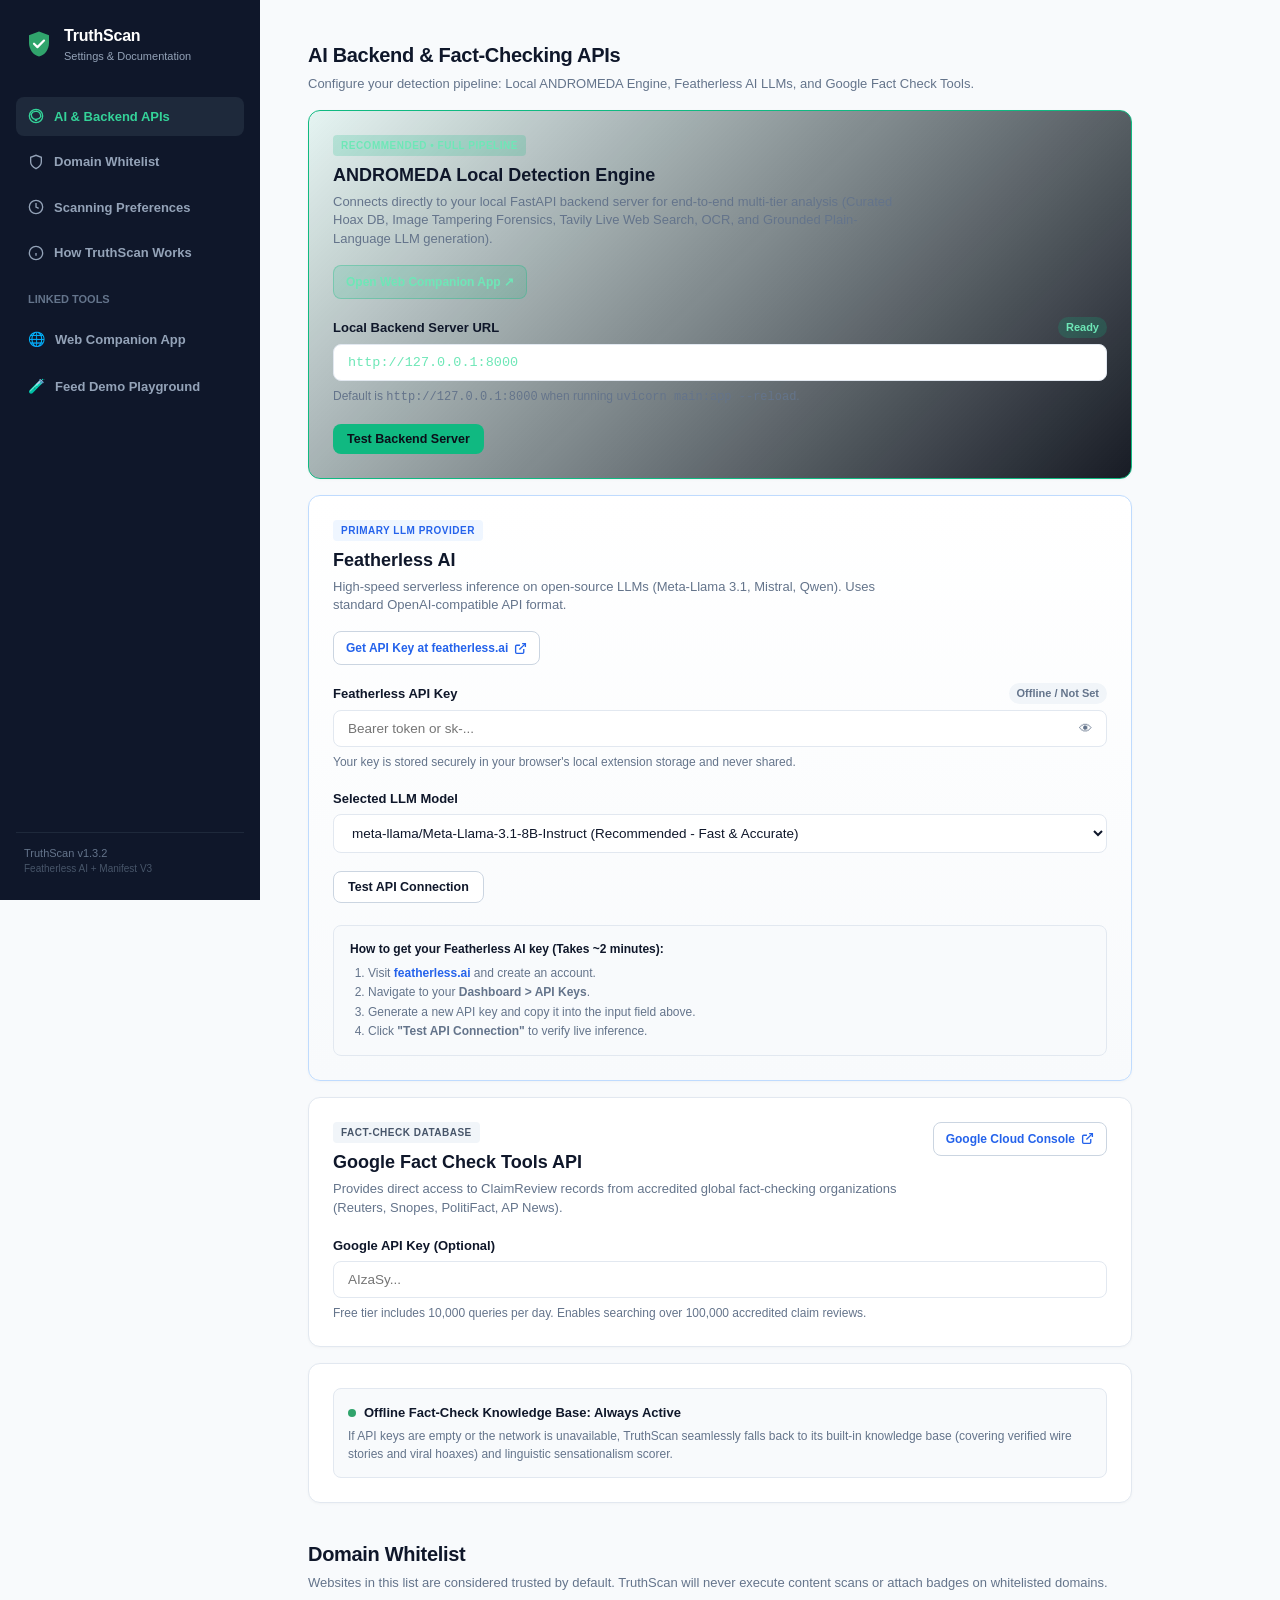
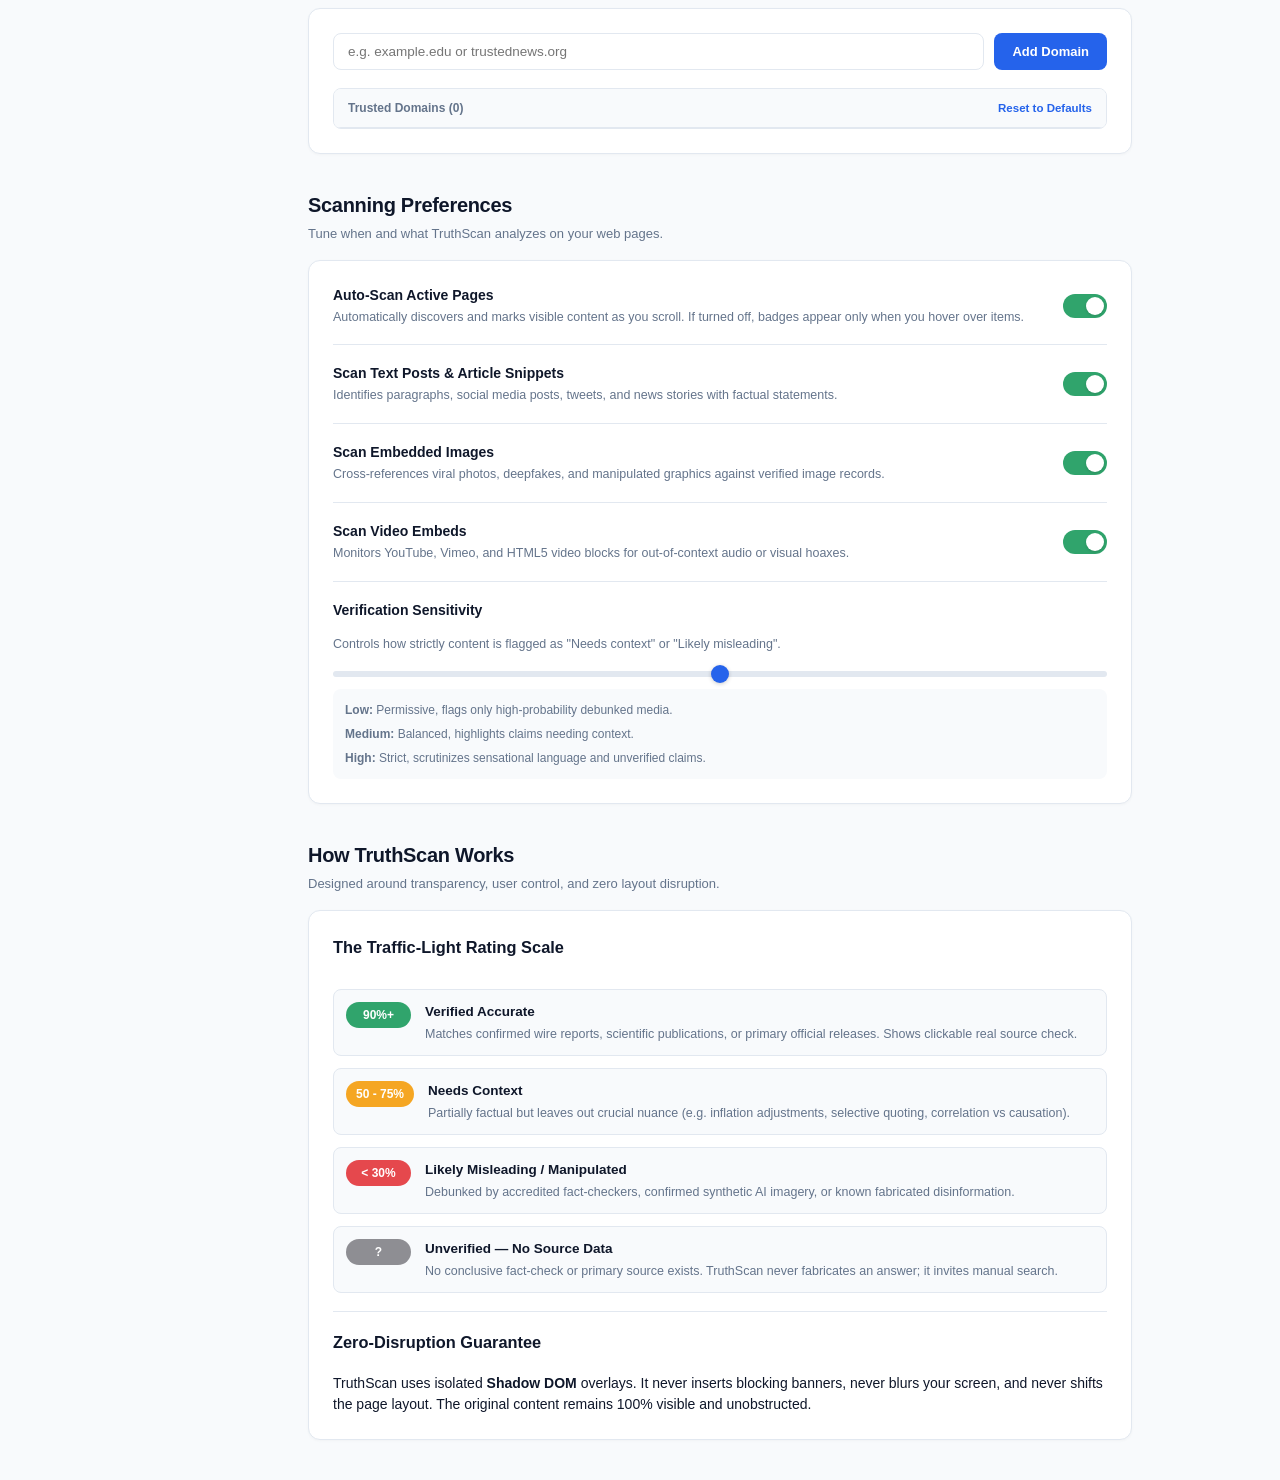
<file: options/options.html>
<!DOCTYPE html>
<html lang="en">
<head>
  <meta charset="UTF-8">
  <meta name="viewport" content="width=device-width, initial-scale=1.0">
  <title>TruthScan — Settings & AI Backend Configuration</title>
  <link rel="stylesheet" href="options.css">
</head>
<body>
  <div class="options-layout">
    <!-- Sidebar Navigation -->
    <aside class="sidebar">
      <div class="sidebar-brand">
        <svg class="brand-icon" viewBox="0 0 48 48" width="30" height="30" fill="none">
          <path d="M24 4L8 10V22C8 32.5 14.8 42.2 24 44C33.2 42.2 40 32.5 40 22V10L24 4Z" fill="#30A46C"/>
          <path d="M16 23.5L21.5 29L32 18.5" stroke="#FFFFFF" stroke-width="3.5" stroke-linecap="round" stroke-linejoin="round"/>
        </svg>
        <div>
          <div class="brand-title">TruthScan</div>
          <div class="brand-sub">Settings & Documentation</div>
        </div>
      </div>

      <nav class="nav-links">
        <a href="#section-api" class="nav-item active">
          <svg width="16" height="16" viewBox="0 0 24 24" fill="none" stroke="currentColor" stroke-width="2"><path d="M12 2a10 10 0 1 0 10 10A10 10 0 0 0 12 2zm1 14.93V18a1 1 0 0 1-2 0v-1.07A7 7 0 0 1 5.07 11H6a1 1 0 0 1 0-2h-.93A7 7 0 0 1 11 5.07V6a1 1 0 0 1 2 0v-.93A7 7 0 0 1 18.93 11H18a1 1 0 0 1 0 2h.93A7 7 0 0 1 13 16.93z"/></svg>
          AI & Backend APIs
        </a>
        <a href="#section-whitelist" class="nav-item">
          <svg width="16" height="16" viewBox="0 0 24 24" fill="none" stroke="currentColor" stroke-width="2"><path d="M12 22s8-4 8-10V5l-8-3-8 3v7c0 6 8 10 8 10z"/></svg>
          Domain Whitelist
        </a>
        <a href="#section-scanning" class="nav-item">
          <svg width="16" height="16" viewBox="0 0 24 24" fill="none" stroke="currentColor" stroke-width="2"><circle cx="12" cy="12" r="10"/><polyline points="12 6 12 12 16 14"/></svg>
          Scanning Preferences
        </a>
        <a href="#section-methodology" class="nav-item">
          <svg width="16" height="16" viewBox="0 0 24 24" fill="none" stroke="currentColor" stroke-width="2"><circle cx="12" cy="12" r="10"/><line x1="12" y1="16" x2="12" y2="12"/><line x1="12" y1="8" x2="12.01" y2="8"/></svg>
          How TruthScan Works
        </a>
        <div style="margin: 12px 0 6px 12px; font-size: 11px; font-weight: 700; color: #64748b; text-transform: uppercase;">Linked Tools</div>
        <a href="http://127.0.0.1:8000" target="_blank" class="nav-item">
          <span style="font-size: 14px;">🌐</span>
          Web Companion App
        </a>
        <a href="http://127.0.0.1:8000/demo" target="_blank" class="nav-item">
          <span style="font-size: 14px;">🧪</span>
          Feed Demo Playground
        </a>
      </nav>

      <div class="sidebar-footer">
        <div>TruthScan v1.3.2</div>
        <div class="subtext">Featherless AI + Manifest V3</div>
      </div>
    </aside>

    <!-- Main Content Area -->
    <main class="main-content">
      <!-- Success Toast -->
      <div id="save-toast" class="toast">Settings successfully updated!</div>

      <!-- AI Backend & API Section -->
      <section id="section-api" class="content-section">
        <div class="section-header">
          <h2>AI Backend & Fact-Checking APIs</h2>
          <p class="section-desc">Configure your detection pipeline: Local ANDROMEDA Engine, Featherless AI LLMs, and Google Fact Check Tools.</p>
        </div>

        <!-- ANDROMEDA Local Backend Card -->
        <div class="card api-highlight-card" style="border-color: #10b981; background: linear-gradient(135deg, rgba(16, 185, 129, 0.08), rgba(11, 15, 25, 0.95));">
          <div class="card-header-badge">
            <div class="provider-info">
              <span class="provider-pill" style="background: rgba(16, 185, 129, 0.2); color: #6ee7b7; border-color: rgba(16, 185, 129, 0.4);">RECOMMENDED • FULL PIPELINE</span>
              <h3 class="provider-title">ANDROMEDA Local Detection Engine</h3>
              <p class="provider-desc">
                Connects directly to your local FastAPI backend server for end-to-end multi-tier analysis (Curated Hoax DB, Image Tampering Forensics, Tavily Live Web Search, OCR, and Grounded Plain-Language LLM generation).
              </p>
            </div>
            <a href="http://127.0.0.1:8000" target="_blank" rel="noopener noreferrer" class="external-link-btn" style="background: rgba(16, 185, 129, 0.15); color: #6ee7b7; border-color: rgba(16, 185, 129, 0.3);">
              <span>Open Web Companion App ↗</span>
            </a>
          </div>

          <div class="api-field">
            <div class="field-label-row">
              <label class="field-label" for="backend-url-input">Local Backend Server URL</label>
              <span class="key-status-pill" id="backend-status-pill" style="background: rgba(16, 185, 129, 0.2); color: #6ee7b7;">Ready</span>
            </div>
            <div class="input-with-action">
              <input type="text" id="backend-url-input" value="http://127.0.0.1:8000" placeholder="http://127.0.0.1:8000" class="text-input" style="color: #6ee7b7; font-family: monospace;">
            </div>
            <p class="field-help">Default is <code>http://127.0.0.1:8000</code> when running <code>uvicorn main:app --reload</code>.</p>
          </div>

          <div class="api-actions-row">
            <button id="test-backend-btn" class="secondary-btn" style="background: #10b981; color: #0b0f19; font-weight: 700; border: none;">
              <span class="btn-spinner" id="backend-spinner" style="display: none;"></span>
              <span id="backend-btn-text">Test Backend Server</span>
            </button>
            <div id="backend-test-result" class="test-feedback"></div>
          </div>
        </div>

        <!-- Featherless AI Card -->
        <div class="card api-highlight-card">
          <div class="card-header-badge">
            <div class="provider-info">
              <span class="provider-pill">PRIMARY LLM PROVIDER</span>
              <h3 class="provider-title">Featherless AI</h3>
              <p class="provider-desc">
                High-speed serverless inference on open-source LLMs (Meta-Llama 3.1, Mistral, Qwen). Uses standard OpenAI-compatible API format.
              </p>
            </div>
            <a href="https://featherless.ai" target="_blank" rel="noopener noreferrer" class="external-link-btn">
              <span>Get API Key at featherless.ai</span>
              <svg width="13" height="13" viewBox="0 0 24 24" fill="none" stroke="currentColor" stroke-width="2.5"><path d="M18 13v6a2 2 0 0 1-2 2H5a2 2 0 0 1-2-2V8a2 2 0 0 1 2-2h6"/><polyline points="15 3 21 3 21 9"/><line x1="10" y1="14" x2="21" y2="3"/></svg>
            </a>
          </div>

          <div class="api-field">
            <div class="field-label-row">
              <label class="field-label" for="featherless-key-input">Featherless API Key</label>
              <span class="key-status-pill" id="featherless-status-pill">Offline / Not Set</span>
            </div>
            <div class="input-with-action">
              <input type="password" id="featherless-key-input" placeholder="Bearer token or sk-..." class="text-input">
              <button type="button" id="toggle-key-visibility" class="action-sub-btn" title="Toggle visibility">👁</button>
            </div>
            <p class="field-help">Your key is stored securely in your browser's local extension storage and never shared.</p>
          </div>

          <div class="api-field">
            <label class="field-label" for="featherless-model-select">Selected LLM Model</label>
            <select id="featherless-model-select" class="text-select">
              <option value="meta-llama/Meta-Llama-3.1-8B-Instruct">meta-llama/Meta-Llama-3.1-8B-Instruct (Recommended - Fast & Accurate)</option>
              <option value="meta-llama/Meta-Llama-3.1-70B-Instruct">meta-llama/Meta-Llama-3.1-70B-Instruct (High Precision Reasoning)</option>
              <option value="mistralai/Mistral-7B-Instruct-v0.3">mistralai/Mistral-7B-Instruct-v0.3 (Concise & Swift)</option>
              <option value="Qwen/Qwen2.5-7B-Instruct">Qwen/Qwen2.5-7B-Instruct (Multilingual Strength)</option>
            </select>
          </div>

          <div class="api-actions-row">
            <button id="test-featherless-btn" class="secondary-btn">
              <span class="btn-spinner" id="test-spinner" style="display: none;"></span>
              <span id="test-btn-text">Test API Connection</span>
            </button>
            <div id="connection-test-result" class="test-feedback"></div>
          </div>

          <!-- Quick Setup Steps -->
          <div class="setup-steps-box">
            <div class="setup-steps-title">How to get your Featherless AI key (Takes ~2 minutes):</div>
            <ol class="setup-steps-list">
              <li>Visit <a href="https://featherless.ai" target="_blank" rel="noopener noreferrer">featherless.ai</a> and create an account.</li>
              <li>Navigate to your <strong>Dashboard &gt; API Keys</strong>.</li>
              <li>Generate a new API key and copy it into the input field above.</li>
              <li>Click <strong>"Test API Connection"</strong> to verify live inference.</li>
            </ol>
          </div>
        </div>

        <!-- Google Fact Check Tools Card -->
        <div class="card">
          <div class="card-header-badge">
            <div class="provider-info">
              <span class="provider-pill pill-secondary">FACT-CHECK DATABASE</span>
              <h3 class="provider-title">Google Fact Check Tools API</h3>
              <p class="provider-desc">
                Provides direct access to ClaimReview records from accredited global fact-checking organizations (Reuters, Snopes, PolitiFact, AP News).
              </p>
            </div>
            <a href="https://console.cloud.google.com/apis/library/factchecktools.googleapis.com" target="_blank" rel="noopener noreferrer" class="external-link-btn">
              <span>Google Cloud Console</span>
              <svg width="13" height="13" viewBox="0 0 24 24" fill="none" stroke="currentColor" stroke-width="2.5"><path d="M18 13v6a2 2 0 0 1-2 2H5a2 2 0 0 1-2-2V8a2 2 0 0 1 2-2h6"/><polyline points="15 3 21 3 21 9"/><line x1="10" y1="14" x2="21" y2="3"/></svg>
            </a>
          </div>

          <div class="api-field">
            <label class="field-label" for="google-key-input">Google API Key (Optional)</label>
            <input type="password" id="google-key-input" placeholder="AIzaSy..." class="text-input">
            <p class="field-help">Free tier includes 10,000 queries per day. Enables searching over 100,000 accredited claim reviews.</p>
          </div>
        </div>

        <!-- Fallback Engine Status -->
        <div class="card">
          <div class="api-status-box">
            <div class="api-status-badge">
              <span class="dot-green"></span>
              <span>Offline Fact-Check Knowledge Base: Always Active</span>
            </div>
            <p class="api-status-desc">
              If API keys are empty or the network is unavailable, TruthScan seamlessly falls back to its built-in knowledge base (covering verified wire stories and viral hoaxes) and linguistic sensationalism scorer.
            </p>
          </div>
        </div>
      </section>

      <!-- Domain Whitelist Section -->
      <section id="section-whitelist" class="content-section">
        <div class="section-header">
          <h2>Domain Whitelist</h2>
          <p class="section-desc">Websites in this list are considered trusted by default. TruthScan will never execute content scans or attach badges on whitelisted domains.</p>
        </div>

        <div class="card">
          <div class="whitelist-input-row">
            <input type="text" id="new-domain-input" placeholder="e.g. example.edu or trustednews.org" class="text-input">
            <button id="add-domain-btn" class="primary-btn">Add Domain</button>
          </div>

          <div class="whitelist-container">
            <div class="whitelist-header">
              <span>Trusted Domains (<span id="whitelist-count">0</span>)</span>
              <button id="reset-whitelist-btn" class="text-btn">Reset to Defaults</button>
            </div>
            <ul id="whitelist-items" class="whitelist-list">
              <!-- Rendered dynamically -->
            </ul>
          </div>
        </div>
      </section>

      <!-- Scanning Preferences Section -->
      <section id="section-scanning" class="content-section">
        <div class="section-header">
          <h2>Scanning Preferences</h2>
          <p class="section-desc">Tune when and what TruthScan analyzes on your web pages.</p>
        </div>

        <div class="card">
          <div class="pref-row">
            <div>
              <div class="pref-title">Auto-Scan Active Pages</div>
              <div class="pref-desc">Automatically discovers and marks visible content as you scroll. If turned off, badges appear only when you hover over items.</div>
            </div>
            <label class="switch">
              <input type="checkbox" id="pref-auto-scan" checked>
              <span class="slider"></span>
            </label>
          </div>

          <div class="divider"></div>

          <div class="pref-row">
            <div>
              <div class="pref-title">Scan Text Posts & Article Snippets</div>
              <div class="pref-desc">Identifies paragraphs, social media posts, tweets, and news stories with factual statements.</div>
            </div>
            <label class="switch">
              <input type="checkbox" id="pref-scan-text" checked>
              <span class="slider"></span>
            </label>
          </div>

          <div class="divider"></div>

          <div class="pref-row">
            <div>
              <div class="pref-title">Scan Embedded Images</div>
              <div class="pref-desc">Cross-references viral photos, deepfakes, and manipulated graphics against verified image records.</div>
            </div>
            <label class="switch">
              <input type="checkbox" id="pref-scan-images" checked>
              <span class="slider"></span>
            </label>
          </div>

          <div class="divider"></div>

          <div class="pref-row">
            <div>
              <div class="pref-title">Scan Video Embeds</div>
              <div class="pref-desc">Monitors YouTube, Vimeo, and HTML5 video blocks for out-of-context audio or visual hoaxes.</div>
            </div>
            <label class="switch">
              <input type="checkbox" id="pref-scan-videos" checked>
              <span class="slider"></span>
            </label>
          </div>

          <div class="divider"></div>

          <div class="slider-row">
            <div class="pref-title">Verification Sensitivity</div>
            <div class="pref-desc">Controls how strictly content is flagged as "Needs context" or "Likely misleading".</div>
            
            <div class="slider-container">
              <input type="range" id="pref-sensitivity" min="1" max="3" step="1" value="2" class="range-slider">
              <div class="range-markers">
                <span><strong>Low:</strong> Permissive, flags only high-probability debunked media.</span>
                <span><strong>Medium:</strong> Balanced, highlights claims needing context.</span>
                <span><strong>High:</strong> Strict, scrutinizes sensational language and unverified claims.</span>
              </div>
            </div>
          </div>
        </div>
      </section>

      <!-- Credibility Methodology Section -->
      <section id="section-methodology" class="content-section">
        <div class="section-header">
          <h2>How TruthScan Works</h2>
          <p class="section-desc">Designed around transparency, user control, and zero layout disruption.</p>
        </div>

        <div class="card methodology-card">
          <h3>The Traffic-Light Rating Scale</h3>
          <div class="scale-grid">
            <div class="scale-item item-green">
              <div class="scale-badge" style="background-color: #30A46C">90%+</div>
              <div class="scale-content">
                <div class="scale-title">Verified Accurate</div>
                <div class="scale-desc">Matches confirmed wire reports, scientific publications, or primary official releases. Shows clickable real source check.</div>
              </div>
            </div>

            <div class="scale-item item-yellow">
              <div class="scale-badge" style="background-color: #F5A623">50 - 75%</div>
              <div class="scale-content">
                <div class="scale-title">Needs Context</div>
                <div class="scale-desc">Partially factual but leaves out crucial nuance (e.g. inflation adjustments, selective quoting, correlation vs causation).</div>
              </div>
            </div>

            <div class="scale-item item-red">
              <div class="scale-badge" style="background-color: #E5484D">&lt; 30%</div>
              <div class="scale-content">
                <div class="scale-title">Likely Misleading / Manipulated</div>
                <div class="scale-desc">Debunked by accredited fact-checkers, confirmed synthetic AI imagery, or known fabricated disinformation.</div>
              </div>
            </div>

            <div class="scale-item item-gray">
              <div class="scale-badge" style="background-color: #8E8E93">?</div>
              <div class="scale-content">
                <div class="scale-title">Unverified — No Source Data</div>
                <div class="scale-desc">No conclusive fact-check or primary source exists. TruthScan never fabricates an answer; it invites manual search.</div>
              </div>
            </div>
          </div>

          <div class="divider"></div>

          <h3>Zero-Disruption Guarantee</h3>
          <p>TruthScan uses isolated <strong>Shadow DOM</strong> overlays. It never inserts blocking banners, never blurs your screen, and never shifts the page layout. The original content remains 100% visible and unobstructed.</p>
        </div>
      </section>
    </main>
  </div>

  <script src="options.js"></script>
</body>
</html>
</file>
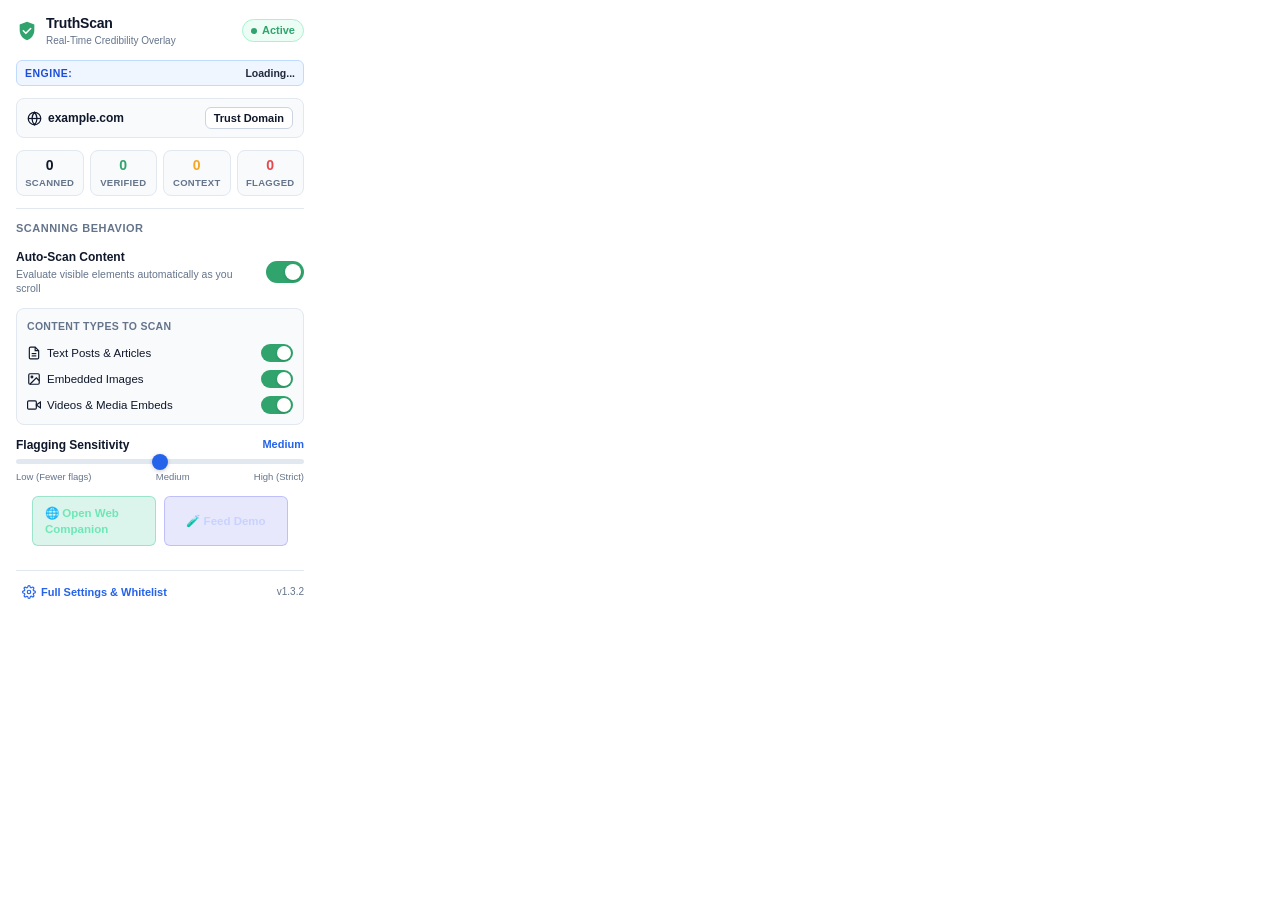
<file: popup/popup.html>
<!DOCTYPE html>
<html lang="en">
<head>
  <meta charset="UTF-8">
  <meta name="viewport" content="width=device-width, initial-scale=1.0">
  <title>TruthScan Control Panel</title>
  <link rel="stylesheet" href="popup.css">
</head>
<body>
  <div class="popup-container">
    <!-- Header -->
    <header class="popup-header">
      <div class="brand-badge">
        <svg class="brand-icon" viewBox="0 0 48 48" width="22" height="22" fill="none">
          <path d="M24 4L8 10V22C8 32.5 14.8 42.2 24 44C33.2 42.2 40 32.5 40 22V10L24 4Z" fill="#30A46C"/>
          <path d="M16 23.5L21.5 29L32 18.5" stroke="#FFFFFF" stroke-width="3.5" stroke-linecap="round" stroke-linejoin="round"/>
        </svg>
        <div>
          <div class="brand-title">TruthScan</div>
          <div class="brand-sub">Real-Time Credibility Overlay</div>
        </div>
      </div>
      <div class="status-indicator" id="status-pill">
        <span class="dot"></span>
        <span class="status-text">Active</span>
      </div>
    </header>

    <!-- Active Engine Status -->
    <div class="engine-badge-row">
      <span class="engine-label">ENGINE:</span>
      <span class="engine-val" id="active-engine-val">Loading...</span>
    </div>

    <!-- ⚡ Featherless AI Setup Banner (hidden once key is saved) -->
    <div id="api-setup-banner" style="
      display:none;
      background:linear-gradient(135deg,#1a0f2e,#0f1a2e);
      border:1.5px solid #7c3aed;
      border-radius:10px;
      padding:12px 14px;
      margin:8px 0 4px 0;
    ">
      <div style="display:flex;align-items:center;gap:8px;margin-bottom:6px;">
        <span style="font-size:15px;">🤖</span>
        <span style="font-size:12px;font-weight:700;color:#c4b5fd;letter-spacing:0.04em;text-transform:uppercase;">Featherless AI — Not Connected</span>
      </div>
      <div style="font-size:11px;color:#a78bfa;margin-bottom:10px;line-height:1.45;">
        Add your Featherless API key to enable live AI fact-checking on every message.<br>
        Endpoint: <code style="font-size:10px;background:rgba(124,58,237,0.2);padding:1px 5px;border-radius:4px;color:#ddd8fe;">https://api.featherless.ai/v1/chat/completions</code>
      </div>
      <div style="display:flex;gap:6px;flex-wrap:wrap;">
        <button id="banner-open-settings" style="
          background:#7c3aed;color:#fff;border:none;border-radius:6px;
          padding:6px 12px;font-size:11px;font-weight:700;cursor:pointer;flex:1;
        ">⚙️ Add API Key in Settings</button>
        <a href="https://featherless.ai" target="_blank" rel="noopener" style="
          background:rgba(124,58,237,0.2);color:#c4b5fd;border:1px solid #7c3aed;
          border-radius:6px;padding:6px 10px;font-size:11px;font-weight:600;
          text-decoration:none;white-space:nowrap;
        ">Get Key ↗</a>
      </div>
    </div>

    <!-- Current Site Whitelist Quick Card -->
    <div class="site-card">
      <div class="site-info">
        <svg width="15" height="15" viewBox="0 0 24 24" fill="none" stroke="currentColor" stroke-width="2"><circle cx="12" cy="12" r="10"/><line x1="2" y1="12" x2="22" y2="12"/><path d="M12 2a15.3 15.3 0 0 1 4 10 15.3 15.3 0 0 1-4 10 15.3 15.3 0 0 1-4-10 15.3 15.3 0 0 1 4-10z"/></svg>
        <span class="site-domain" id="current-domain">example.com</span>
      </div>
      <button class="whitelist-btn" id="toggle-site-whitelist">
        Trust Domain
      </button>
    </div>

    <!-- Live Tab Stats -->
    <div class="stats-grid">
      <div class="stat-card">
        <span class="stat-val" id="stat-scanned">0</span>
        <span class="stat-lbl">Scanned</span>
      </div>
      <div class="stat-card stat-verified">
        <span class="stat-val" id="stat-verified">0</span>
        <span class="stat-lbl">Verified</span>
      </div>
      <div class="stat-card stat-context">
        <span class="stat-val" id="stat-context">0</span>
        <span class="stat-lbl">Context</span>
      </div>
      <div class="stat-card stat-flagged">
        <span class="stat-val" id="stat-flagged">0</span>
        <span class="stat-lbl">Flagged</span>
      </div>
    </div>

    <div class="divider"></div>

    <!-- Core Scanning Controls -->
    <div class="section-title">Scanning Behavior</div>
    
    <div class="control-row">
      <div class="control-info">
        <div class="control-label">Auto-Scan Content</div>
        <div class="control-desc">Evaluate visible elements automatically as you scroll</div>
      </div>
      <label class="switch">
        <input type="checkbox" id="toggle-auto-scan" checked>
        <span class="slider"></span>
      </label>
    </div>

    <div class="types-group">
      <div class="types-title">Content Types to Scan</div>
      
      <div class="type-row">
        <span class="type-name">
          <svg width="14" height="14" viewBox="0 0 24 24" fill="none" stroke="currentColor" stroke-width="2"><path d="M14 2H6a2 2 0 0 0-2 2v16a2 2 0 0 0 2 2h12a2 2 0 0 0 2-2V8z"/><polyline points="14 2 14 8 20 8"/><line x1="16" y1="13" x2="8" y2="13"/><line x1="16" y1="17" x2="8" y2="17"/></svg>
          Text Posts & Articles
        </span>
        <label class="switch switch-sm">
          <input type="checkbox" id="toggle-scan-text" checked>
          <span class="slider"></span>
        </label>
      </div>

      <div class="type-row">
        <span class="type-name">
          <svg width="14" height="14" viewBox="0 0 24 24" fill="none" stroke="currentColor" stroke-width="2"><rect x="3" y="3" width="18" height="18" rx="2" ry="2"/><circle cx="8.5" cy="8.5" r="1.5"/><polyline points="21 15 16 10 5 21"/></svg>
          Embedded Images
        </span>
        <label class="switch switch-sm">
          <input type="checkbox" id="toggle-scan-images" checked>
          <span class="slider"></span>
        </label>
      </div>

      <div class="type-row">
        <span class="type-name">
          <svg width="14" height="14" viewBox="0 0 24 24" fill="none" stroke="currentColor" stroke-width="2"><polygon points="23 7 16 12 23 17 23 7"/><rect x="1" y="5" width="15" height="14" rx="2" ry="2"/></svg>
          Videos & Media Embeds
        </span>
        <label class="switch switch-sm">
          <input type="checkbox" id="toggle-scan-videos" checked>
          <span class="slider"></span>
        </label>
      </div>
    </div>

    <!-- Sensitivity Slider -->
    <div class="slider-section">
      <div class="slider-header">
        <span class="control-label">Flagging Sensitivity</span>
        <span class="sensitivity-val" id="sensitivity-display">Medium</span>
      </div>
      <input type="range" id="sensitivity-slider" min="1" max="3" step="1" value="2" class="range-slider">
      <div class="range-labels">
        <span>Low (Fewer flags)</span>
        <span>Medium</span>
        <span>High (Strict)</span>
      </div>
    </div>

    <!-- Footer Actions -->
    <div style="padding: 0 16px 12px 16px; display: flex; gap: 8px;">
      <a href="http://127.0.0.1:8000" target="_blank" id="btn-open-companion" style="
        display: flex; align-items: center; justify-content: center; gap: 6px;
        background: rgba(16, 185, 129, 0.15); border: 1px solid rgba(16, 185, 129, 0.3);
        color: #6ee7b7; border-radius: 6px; padding: 8px 12px; font-size: 11.5px;
        font-weight: 700; text-decoration: none; flex: 1; transition: all 0.2s;
      ">
        🌐 Open Web Companion
      </a>
      <a href="http://127.0.0.1:8000/demo" target="_blank" style="
        display: flex; align-items: center; justify-content: center; gap: 6px;
        background: rgba(99, 102, 241, 0.15); border: 1px solid rgba(99, 102, 241, 0.3);
        color: #c7d2fe; border-radius: 6px; padding: 8px 12px; font-size: 11.5px;
        font-weight: 700; text-decoration: none; flex: 1; transition: all 0.2s;
      ">
        🧪 Feed Demo
      </a>
    </div>

    <!-- Footer -->
    <footer class="popup-footer">
      <button class="footer-btn" id="open-options">
        <svg width="14" height="14" viewBox="0 0 24 24" fill="none" stroke="currentColor" stroke-width="2"><circle cx="12" cy="12" r="3"/><path d="M19.4 15a1.65 1.65 0 0 0 .33 1.82l.06.06a2 2 0 0 1 0 2.83 2 2 0 0 1-2.83 0l-.06-.06a1.65 1.65 0 0 0-1.82-.33 1.65 1.65 0 0 0-1 1.51V21a2 2 0 0 1-2 2 2 2 0 0 1-2-2v-.09A1.65 1.65 0 0 0 9 19.4a1.65 1.65 0 0 0-1.82.33l-.06.06a2 2 0 0 1-2.83 0 2 2 0 0 1 0-2.83l.06-.06a1.65 1.65 0 0 0 .33-1.82 1.65 1.65 0 0 0-1.51-1H3a2 2 0 0 1-2-2 2 2 0 0 1 2-2h.09A1.65 1.65 0 0 0 4.6 9a1.65 1.65 0 0 0-.33-1.82l-.06-.06a2 2 0 0 1 0-2.83 2 2 0 0 1 2.83 0l.06.06a1.65 1.65 0 0 0 1.82.33H9a1.65 1.65 0 0 0 1-1.51V3a2 2 0 0 1 2-2 2 2 0 0 1 2 2v.09a1.65 1.65 0 0 0 1 1.51 1.65 1.65 0 0 0 1.82-.33l.06-.06a2 2 0 0 1 2.83 0 2 2 0 0 1 0 2.83l-.06.06a1.65 1.65 0 0 0-.33 1.82V9a1.65 1.65 0 0 0 1.51 1H21a2 2 0 0 1 2 2 2 2 0 0 1-2 2h-.09a1.65 1.65 0 0 0-1.51 1z"/></svg>
        Full Settings & Whitelist
      </button>
      <span class="version-tag">v1.3.2</span>
    </footer>
  </div>

  <script src="popup.js"></script>
</body>
</html>
</file>
<file: options/options.css>
/**
 * TruthScan Options & Documentation Styles
 */

:root {
  --font-family: -apple-system, BlinkMacSystemFont, "Segoe UI", Roboto, "Helvetica Neue", Arial, sans-serif;
  --bg-page: #F8FAFC;
  --bg-card: #FFFFFF;
  --bg-sidebar: #0F172A;
  --border-color: #E2E8F0;
  --text-main: #0F172A;
  --text-muted: #64748B;
  --color-green: #30A46C;
  --color-yellow: #F5A623;
  --color-red: #E5484D;
  --color-gray: #8E8E93;
}

* {
  box-sizing: border-box;
  margin: 0;
  padding: 0;
}

body {
  font-family: var(--font-family);
  background-color: var(--bg-page);
  color: var(--text-main);
  line-height: 1.5;
  font-size: 14px;
}

.options-layout {
  display: flex;
  min-height: 100vh;
}

/* Sidebar */
.sidebar {
  width: 260px;
  background-color: var(--bg-sidebar);
  color: #FFFFFF;
  display: flex;
  flex-direction: column;
  flex-shrink: 0;
  padding: 24px 16px;
  position: sticky;
  top: 0;
  height: 100vh;
}

.sidebar-brand {
  display: flex;
  align-items: center;
  gap: 10px;
  margin-bottom: 32px;
  padding: 0 8px;
}

.brand-title {
  font-size: 16px;
  font-weight: 800;
  letter-spacing: -0.2px;
}

.brand-sub {
  font-size: 11px;
  color: #94A3B8;
}

.nav-links {
  display: flex;
  flex-direction: column;
  gap: 6px;
  flex: 1;
}

.nav-item {
  display: flex;
  align-items: center;
  gap: 10px;
  padding: 10px 12px;
  border-radius: 8px;
  color: #94A3B8;
  text-decoration: none;
  font-size: 13px;
  font-weight: 600;
  transition: all 0.15s ease;
}

.nav-item:hover {
  background-color: #1E293B;
  color: #FFFFFF;
}

.nav-item.active {
  background-color: #1E293B;
  color: #34D399;
}

.sidebar-footer {
  font-size: 11px;
  color: #64748B;
  padding: 12px 8px 0;
  border-top: 1px solid #1E293B;
}

.subtext {
  font-size: 10px;
  color: #475569;
}

/* Main Content */
.main-content {
  flex: 1;
  padding: 40px 48px;
  max-width: 920px;
  display: flex;
  flex-direction: column;
  gap: 36px;
}

.toast {
  position: fixed;
  bottom: 24px;
  right: 24px;
  background-color: #0F172A;
  color: #FFFFFF;
  padding: 12px 20px;
  border-radius: 8px;
  font-size: 13px;
  font-weight: 600;
  box-shadow: 0 10px 25px rgba(0,0,0,0.15);
  opacity: 0;
  transform: translateY(10px);
  transition: all 0.2s ease;
  pointer-events: none;
  z-index: 1000;
}

.toast.show {
  opacity: 1;
  transform: translateY(0);
}

.content-section {
  display: flex;
  flex-direction: column;
  gap: 16px;
}

.section-header h2 {
  font-size: 20px;
  font-weight: 800;
  color: var(--text-main);
  letter-spacing: -0.3px;
}

.section-desc {
  font-size: 13px;
  color: var(--text-muted);
  margin-top: 4px;
}

.card {
  background-color: var(--bg-card);
  border: 1px solid var(--border-color);
  border-radius: 12px;
  padding: 24px;
  box-shadow: 0 1px 3px rgba(0,0,0,0.03);
  display: flex;
  flex-direction: column;
  gap: 18px;
}

/* Whitelist UI */
.whitelist-input-row {
  display: flex;
  gap: 10px;
}

.text-input {
  flex: 1;
  padding: 10px 14px;
  border: 1px solid var(--border-color);
  border-radius: 8px;
  font-size: 13.5px;
  font-family: inherit;
  outline: none;
  transition: border-color 0.15s ease;
}

.text-input:focus {
  border-color: #2563EB;
}

.primary-btn {
  background-color: #2563EB;
  color: #FFFFFF;
  border: none;
  border-radius: 8px;
  padding: 10px 18px;
  font-size: 13px;
  font-weight: 600;
  cursor: pointer;
  transition: background-color 0.15s ease;
}

.primary-btn:hover {
  background-color: #1D4ED8;
}

.whitelist-container {
  border: 1px solid var(--border-color);
  border-radius: 8px;
  overflow: hidden;
}

.whitelist-header {
  background-color: #F8FAFC;
  padding: 10px 14px;
  display: flex;
  justify-content: space-between;
  align-items: center;
  font-size: 12px;
  font-weight: 700;
  color: var(--text-muted);
  border-bottom: 1px solid var(--border-color);
}

.text-btn {
  background: none;
  border: none;
  color: #2563EB;
  font-size: 11.5px;
  font-weight: 600;
  cursor: pointer;
}

.text-btn:hover {
  text-decoration: underline;
}

.whitelist-list {
  list-style: none;
  max-height: 240px;
  overflow-y: auto;
}

.whitelist-item {
  display: flex;
  align-items: center;
  justify-content: space-between;
  padding: 10px 14px;
  border-bottom: 1px solid #F1F5F9;
  font-size: 13px;
}

.whitelist-item:last-child {
  border-bottom: none;
}

.remove-domain-btn {
  background: none;
  border: none;
  color: #94A3B8;
  cursor: pointer;
  padding: 4px;
  border-radius: 4px;
  display: flex;
  align-items: center;
  justify-content: center;
}

.remove-domain-btn:hover {
  color: var(--color-red);
  background-color: #FEE2E2;
}

/* Preferences Rows */
.pref-row {
  display: flex;
  align-items: center;
  justify-content: space-between;
  gap: 20px;
}

.pref-title {
  font-size: 14px;
  font-weight: 700;
  color: var(--text-main);
}

.pref-desc {
  font-size: 12.5px;
  color: var(--text-muted);
  margin-top: 2px;
}

.divider {
  height: 1px;
  background-color: var(--border-color);
}

/* Switches */
.switch {
  position: relative;
  display: inline-block;
  width: 44px;
  height: 24px;
  flex-shrink: 0;
}

.switch input {
  opacity: 0;
  width: 0;
  height: 0;
}

.slider {
  position: absolute;
  cursor: pointer;
  top: 0;
  left: 0;
  right: 0;
  bottom: 0;
  background-color: #CBD5E1;
  transition: 0.2s cubic-bezier(0.16, 1, 0.3, 1);
  border-radius: 999px;
}

.slider:before {
  position: absolute;
  content: "";
  height: 18px;
  width: 18px;
  left: 3px;
  bottom: 3px;
  background-color: white;
  transition: 0.2s cubic-bezier(0.16, 1, 0.3, 1);
  border-radius: 50%;
  box-shadow: 0 1px 3px rgba(0,0,0,0.15);
}

input:checked + .slider {
  background-color: var(--color-green);
}

input:checked + .slider:before {
  transform: translateX(20px);
}

/* Slider Row */
.slider-row {
  display: flex;
  flex-direction: column;
  gap: 12px;
}

.slider-container {
  display: flex;
  flex-direction: column;
  gap: 8px;
  margin-top: 6px;
}

.range-slider {
  -webkit-appearance: none;
  appearance: none;
  width: 100%;
  height: 6px;
  border-radius: 3px;
  background: #E2E8F0;
  outline: none;
}

.range-slider::-webkit-slider-thumb {
  -webkit-appearance: none;
  appearance: none;
  width: 18px;
  height: 18px;
  border-radius: 50%;
  background: #2563EB;
  cursor: pointer;
  box-shadow: 0 1px 4px rgba(0,0,0,0.2);
}

.range-markers {
  display: flex;
  flex-direction: column;
  gap: 6px;
  font-size: 12px;
  color: var(--text-muted);
  background: #F8FAFC;
  padding: 12px;
  border-radius: 8px;
  margin-top: 4px;
}

/* API Box & Provider Highlights */
.api-highlight-card {
  border-color: #BFDBFE;
  background: linear-gradient(180deg, #FFFFFF 0%, #F8FAFC 100%);
  position: relative;
}

.card-header-badge {
  display: flex;
  justify-content: space-between;
  align-items: flex-start;
  gap: 16px;
  flex-wrap: wrap;
}

.provider-info {
  display: flex;
  flex-direction: column;
  gap: 4px;
}

.provider-pill {
  font-size: 10px;
  font-weight: 800;
  letter-spacing: 0.5px;
  padding: 3px 8px;
  border-radius: 4px;
  background-color: #EFF6FF;
  color: #2563EB;
  display: inline-block;
  width: fit-content;
}

.provider-pill.pill-secondary {
  background-color: #F1F5F9;
  color: #475569;
}

.provider-title {
  font-size: 18px;
  font-weight: 800;
  color: var(--text-main);
  margin-top: 2px;
}

.provider-desc {
  font-size: 13px;
  color: var(--text-muted);
  max-width: 580px;
  line-height: 1.45;
}

.external-link-btn {
  display: inline-flex;
  align-items: center;
  gap: 6px;
  background-color: #FFFFFF;
  border: 1px solid #CBD5E1;
  color: #2563EB;
  font-size: 12px;
  font-weight: 600;
  padding: 7px 12px;
  border-radius: 8px;
  text-decoration: none;
  transition: all 0.15s ease;
  white-space: nowrap;
}

.external-link-btn:hover {
  background-color: #F8FAFC;
  border-color: #94A3B8;
}

.field-label-row {
  display: flex;
  align-items: center;
  justify-content: space-between;
}

.key-status-pill {
  font-size: 11px;
  font-weight: 700;
  padding: 2px 8px;
  border-radius: 999px;
  background-color: #F1F5F9;
  color: #64748B;
}

.key-status-pill.is-connected {
  background-color: #ECFDF5;
  color: #059669;
}

.key-status-pill.is-error {
  background-color: #FEF2F2;
  color: #DC2626;
}

.input-with-action {
  display: flex;
  position: relative;
}

.input-with-action .text-input {
  padding-right: 42px;
}

.action-sub-btn {
  position: absolute;
  right: 6px;
  top: 6px;
  bottom: 6px;
  width: 32px;
  background: none;
  border: none;
  cursor: pointer;
  border-radius: 6px;
  color: #64748B;
  display: flex;
  align-items: center;
  justify-content: center;
}

.action-sub-btn:hover {
  background-color: #F1F5F9;
}

.text-select {
  padding: 10px 14px;
  border: 1px solid var(--border-color);
  border-radius: 8px;
  font-size: 13.5px;
  font-family: inherit;
  outline: none;
  background-color: #FFFFFF;
  color: var(--text-main);
  cursor: pointer;
}

.text-select:focus {
  border-color: #2563EB;
}

.api-actions-row {
  display: flex;
  align-items: center;
  gap: 12px;
  flex-wrap: wrap;
}

.secondary-btn {
  background-color: #FFFFFF;
  border: 1px solid #CBD5E1;
  color: var(--text-main);
  padding: 8px 14px;
  border-radius: 8px;
  font-size: 12.5px;
  font-weight: 600;
  cursor: pointer;
  display: inline-flex;
  align-items: center;
  gap: 6px;
  transition: all 0.15s ease;
}

.secondary-btn:hover {
  background-color: #F8FAFC;
  border-color: #94A3B8;
}

.btn-spinner {
  width: 12px;
  height: 12px;
  border: 2px solid #CBD5E1;
  border-top-color: #2563EB;
  border-radius: 50%;
  animation: spin 0.8s linear infinite;
}

@keyframes spin {
  to { transform: rotate(360deg); }
}

.test-feedback {
  font-size: 12px;
  font-weight: 600;
}

.test-feedback.is-success {
  color: #059669;
}

.test-feedback.is-error {
  color: #DC2626;
}

.setup-steps-box {
  background-color: #F8FAFC;
  border: 1px solid var(--border-color);
  border-radius: 8px;
  padding: 14px 16px;
  margin-top: 4px;
}

.setup-steps-title {
  font-size: 12px;
  font-weight: 700;
  color: var(--text-main);
  margin-bottom: 6px;
}

.setup-steps-list {
  padding-left: 18px;
  font-size: 12px;
  color: var(--text-muted);
  line-height: 1.6;
}

.setup-steps-list a {
  color: #2563EB;
  text-decoration: none;
  font-weight: 600;
}

.setup-steps-list a:hover {
  text-decoration: underline;
}

.api-field {
  display: flex;
  flex-direction: column;
  gap: 6px;
}

.field-label {
  font-size: 13px;
  font-weight: 700;
  color: var(--text-main);
}

.field-help {
  font-size: 12px;
  color: var(--text-muted);
}

.api-status-box {
  background-color: #F8FAFC;
  border: 1px solid var(--border-color);
  border-radius: 8px;
  padding: 14px;
}

.api-status-badge {
  display: flex;
  align-items: center;
  gap: 8px;
  font-weight: 700;
  font-size: 13px;
  color: var(--text-main);
}

.dot-green {
  width: 8px;
  height: 8px;
  border-radius: 50%;
  background-color: var(--color-green);
}

.api-status-desc {
  font-size: 12px;
  color: var(--text-muted);
  margin-top: 4px;
}

/* Scale Grid */
.scale-grid {
  display: flex;
  flex-direction: column;
  gap: 12px;
  margin-top: 12px;
}

.scale-item {
  display: flex;
  align-items: flex-start;
  gap: 14px;
  padding: 12px;
  border-radius: 8px;
  background-color: #F8FAFC;
  border: 1px solid var(--border-color);
}

.scale-badge {
  color: #FFFFFF;
  font-weight: 800;
  font-size: 12px;
  padding: 4px 10px;
  border-radius: 999px;
  flex-shrink: 0;
  min-width: 65px;
  text-align: center;
}

.scale-title {
  font-weight: 700;
  font-size: 13.5px;
  color: var(--text-main);
}

.scale-desc {
  font-size: 12.5px;
  color: var(--text-muted);
  margin-top: 2px;
}
</file>
<file: popup/popup.css>
/**
 * TruthScan Toolbar Settings Popup Styles
 * Minimal, trustworthy, and modern design.
 */

:root {
  --font-family: -apple-system, BlinkMacSystemFont, "Segoe UI", Roboto, "Helvetica Neue", Arial, sans-serif;
  --bg-primary: #FFFFFF;
  --bg-secondary: #F8FAFC;
  --bg-tertiary: #F1F5F9;
  --border-color: #E2E8F0;
  --text-main: #0F172A;
  --text-muted: #64748B;
  --color-green: #30A46C;
  --color-yellow: #F5A623;
  --color-red: #E5484D;
  --color-gray: #8E8E93;
}

* {
  box-sizing: border-box;
  margin: 0;
  padding: 0;
}

body {
  font-family: var(--font-family);
  background-color: var(--bg-primary);
  color: var(--text-main);
  width: 320px;
  overflow-x: hidden;
  user-select: none;
  font-size: 12px;
  line-height: 1.4;
}

.popup-container {
  padding: 14px 16px;
  display: flex;
  flex-direction: column;
  gap: 12px;
}

/* Header */
.popup-header {
  display: flex;
  align-items: center;
  justify-content: space-between;
}

.brand-badge {
  display: flex;
  align-items: center;
  gap: 8px;
}

.brand-title {
  font-size: 14px;
  font-weight: 700;
  color: var(--text-main);
  letter-spacing: -0.2px;
}

.brand-sub {
  font-size: 10px;
  color: var(--text-muted);
}

.status-indicator {
  display: flex;
  align-items: center;
  gap: 5px;
  padding: 3px 8px;
  border-radius: 999px;
  background-color: #ECFDF5;
  color: var(--color-green);
  font-size: 11px;
  font-weight: 600;
  border: 1px solid #A7F3D0;
}

.status-indicator .dot {
  width: 6px;
  height: 6px;
  border-radius: 50%;
  background-color: var(--color-green);
}

.status-indicator.is-whitelisted {
  background-color: #F1F5F9;
  color: #64748B;
  border-color: #CBD5E1;
}

.status-indicator.is-whitelisted .dot {
  background-color: #64748B;
}

/* Engine Status Row */
.engine-badge-row {
  display: flex;
  align-items: center;
  justify-content: space-between;
  background-color: #EFF6FF;
  border: 1px solid #BFDBFE;
  border-radius: 6px;
  padding: 5px 8px;
  font-size: 10.5px;
}

.engine-label {
  font-weight: 800;
  color: #1D4ED8;
  letter-spacing: 0.5px;
}

.engine-val {
  font-weight: 600;
  color: #1E293B;
  overflow: hidden;
  text-overflow: ellipsis;
  white-space: nowrap;
  max-width: 200px;
}

/* Current Site Whitelist Card */
.site-card {
  display: flex;
  align-items: center;
  justify-content: space-between;
  background-color: var(--bg-secondary);
  border: 1px solid var(--border-color);
  border-radius: 8px;
  padding: 8px 10px;
}

.site-info {
  display: flex;
  align-items: center;
  gap: 6px;
  overflow: hidden;
}

.site-domain {
  font-weight: 600;
  color: var(--text-main);
  max-width: 145px;
  overflow: hidden;
  text-overflow: ellipsis;
  white-space: nowrap;
}

.whitelist-btn {
  background-color: #FFFFFF;
  border: 1px solid #CBD5E1;
  border-radius: 6px;
  padding: 4px 8px;
  font-size: 11px;
  font-weight: 600;
  color: var(--text-main);
  cursor: pointer;
  transition: all 0.15s ease;
}

.whitelist-btn:hover {
  background-color: #F8FAFC;
  border-color: #94A3B8;
}

.whitelist-btn.is-active {
  background-color: #EFF6FF;
  border-color: #93C5FD;
  color: #1D4ED8;
}

/* Stats Grid */
.stats-grid {
  display: grid;
  grid-template-columns: repeat(4, 1fr);
  gap: 6px;
}

.stat-card {
  background-color: var(--bg-secondary);
  border: 1px solid var(--border-color);
  border-radius: 8px;
  padding: 6px 4px;
  display: flex;
  flex-direction: column;
  align-items: center;
  text-align: center;
}

.stat-val {
  font-size: 14px;
  font-weight: 800;
  color: var(--text-main);
  line-height: 1.2;
}

.stat-lbl {
  font-size: 9.5px;
  color: var(--text-muted);
  font-weight: 600;
  text-transform: uppercase;
  letter-spacing: 0.3px;
  margin-top: 2px;
}

.stat-card.stat-verified .stat-val {
  color: var(--color-green);
}
.stat-card.stat-context .stat-val {
  color: var(--color-yellow);
}
.stat-card.stat-flagged .stat-val {
  color: var(--color-red);
}

.divider {
  height: 1px;
  background-color: var(--border-color);
}

/* Scanning Controls */
.section-title {
  font-size: 11px;
  font-weight: 700;
  color: var(--text-muted);
  text-transform: uppercase;
  letter-spacing: 0.5px;
}

.control-row {
  display: flex;
  align-items: center;
  justify-content: space-between;
}

.control-info {
  display: flex;
  flex-direction: column;
  gap: 1px;
  max-width: 220px;
}

.control-label {
  font-size: 12px;
  font-weight: 600;
  color: var(--text-main);
}

.control-desc {
  font-size: 10.5px;
  color: var(--text-muted);
}

/* Switches */
.switch {
  position: relative;
  display: inline-block;
  width: 38px;
  height: 22px;
  flex-shrink: 0;
}

.switch input {
  opacity: 0;
  width: 0;
  height: 0;
}

.slider {
  position: absolute;
  cursor: pointer;
  top: 0;
  left: 0;
  right: 0;
  bottom: 0;
  background-color: #CBD5E1;
  transition: 0.2s cubic-bezier(0.16, 1, 0.3, 1);
  border-radius: 999px;
}

.slider:before {
  position: absolute;
  content: "";
  height: 16px;
  width: 16px;
  left: 3px;
  bottom: 3px;
  background-color: white;
  transition: 0.2s cubic-bezier(0.16, 1, 0.3, 1);
  border-radius: 50%;
  box-shadow: 0 1px 3px rgba(0,0,0,0.15);
}

input:checked + .slider {
  background-color: var(--color-green);
}

input:checked + .slider:before {
  transform: translateX(16px);
}

.switch-sm {
  width: 32px;
  height: 18px;
}

.switch-sm .slider:before {
  height: 14px;
  width: 14px;
  left: 2px;
  bottom: 2px;
}

.switch-sm input:checked + .slider:before {
  transform: translateX(14px);
}

/* Types Group */
.types-group {
  background-color: var(--bg-secondary);
  border: 1px solid var(--border-color);
  border-radius: 8px;
  padding: 10px;
  display: flex;
  flex-direction: column;
  gap: 8px;
}

.types-title {
  font-size: 10.5px;
  font-weight: 700;
  color: var(--text-muted);
  text-transform: uppercase;
  letter-spacing: 0.3px;
  margin-bottom: 2px;
}

.type-row {
  display: flex;
  align-items: center;
  justify-content: space-between;
}

.type-name {
  display: flex;
  align-items: center;
  gap: 6px;
  font-size: 11.5px;
  font-weight: 500;
  color: var(--text-main);
}

/* Sensitivity Slider */
.slider-section {
  display: flex;
  flex-direction: column;
  gap: 6px;
}

.slider-header {
  display: flex;
  justify-content: space-between;
  align-items: center;
}

.sensitivity-val {
  font-size: 11px;
  font-weight: 700;
  color: #2563EB;
}

.range-slider {
  -webkit-appearance: none;
  appearance: none;
  width: 100%;
  height: 5px;
  border-radius: 3px;
  background: #E2E8F0;
  outline: none;
}

.range-slider::-webkit-slider-thumb {
  -webkit-appearance: none;
  appearance: none;
  width: 16px;
  height: 16px;
  border-radius: 50%;
  background: #2563EB;
  cursor: pointer;
  box-shadow: 0 1px 4px rgba(0,0,0,0.2);
}

.range-labels {
  display: flex;
  justify-content: space-between;
  font-size: 9.5px;
  color: var(--text-muted);
}

/* Footer */
.popup-footer {
  border-top: 1px solid var(--border-color);
  padding-top: 10px;
  display: flex;
  align-items: center;
  justify-content: space-between;
}

.footer-btn {
  background: none;
  border: none;
  color: #2563EB;
  font-size: 11px;
  font-weight: 600;
  display: flex;
  align-items: center;
  gap: 5px;
  cursor: pointer;
  padding: 4px 6px;
  border-radius: 4px;
}

.footer-btn:hover {
  background-color: #EFF6FF;
}

.version-tag {
  font-size: 10px;
  color: var(--text-muted);
}
</file>
